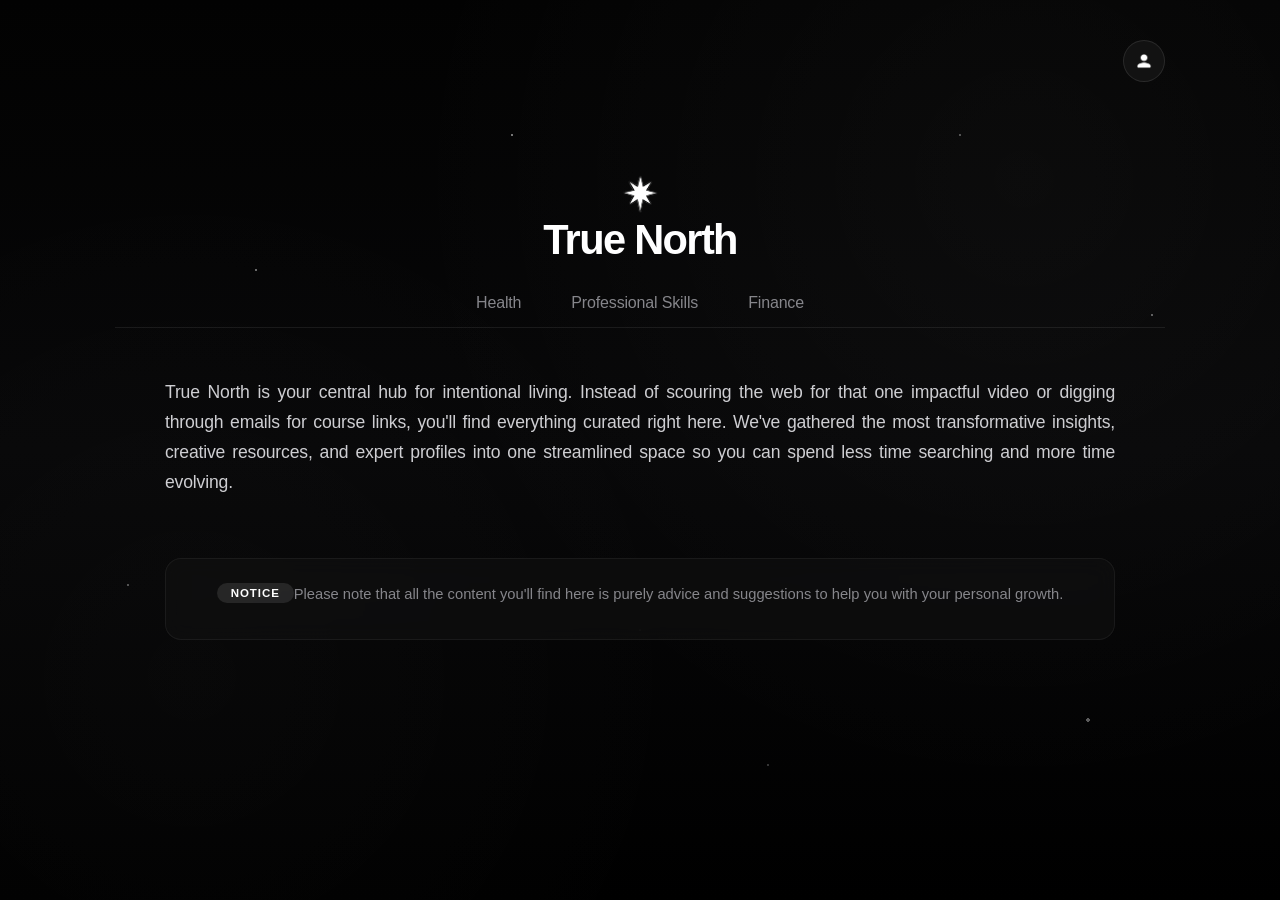
<file: index.html>
<!DOCTYPE html>
<html lang="es">
<head>
    <meta charset="UTF-8">
    <title>True North - Inicio</title>
    <link rel="stylesheet" href="style.css">
</head>
<body>

    <header>
        <header>
    <a href="User.html" class="corner-btn left-btn" title="Ir al Inicio">
        <img src="Photos/user.png" alt="Icono Izquierdo">
    </a>

    
</header>
    </header>

    <main>
       <section class="logo-section">
    <img src="Photos/vintage star.png" alt="True North Star" class="star-icon">
    <h1><a href="index.html" class="brand-link">True North</a></h1>
</section>

        <nav>
            <ul>
                <!-- ENLACES CORREGIDOS AQUÍ -->
                <li><a href="health.html">Health</a></li>
                <li><a href="professional-skills.html">Professional Skills</a></li>
                <li><a href="finance.html">Finance</a></li>
            </ul>
        </nav>

        <section>
            <p class="content-text">
                True North is your central hub for intentional living. Instead of scouring the web for that one impactful video or digging through emails for course links, you'll find everything curated right here. We've gathered the most transformative insights, creative resources, and expert profiles into one streamlined space so you can spend less time searching and more time evolving.
            </p>
        </section>

        <section class="announcement-box">
            <span class="announcement-badge">Notice</span>
            <p class="welcome-text">Please note that all the content you'll find here is purely advice and suggestions to help you with your personal growth.</p>
        </section>
    </main>

</body>
</html>
    </main>

</body>
</html>
</file>
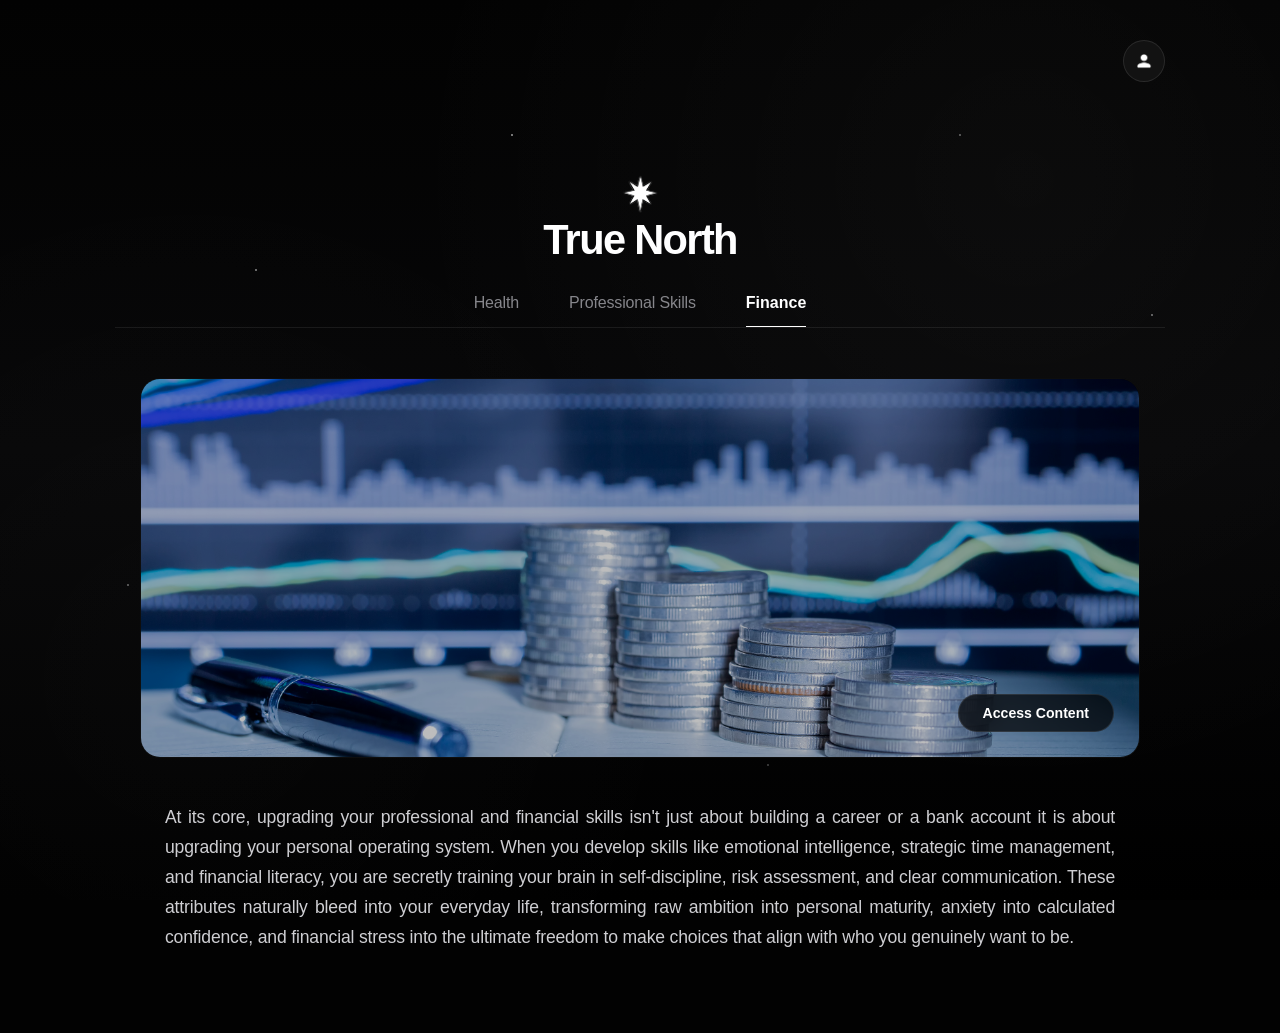
<file: finance.html>
<!DOCTYPE html>
<html lang="es">
<head>
    <meta charset="UTF-8">
    <title>True North - Finance</title>
    <!-- Vinculación al archivo CSS único -->
    <link rel="stylesheet" href="style.css">
</head>
<body>

    <header>
        <header>
    <a href="User.html" class="corner-btn left-btn" title="Ir al Inicio">
        <img src="Photos/user.png" alt="Icono Izquierdo">
    </a>



    
</header>
    </header>

    <main>
        <section class="logo-section">
    <img src="Photos/vintage star.png" alt="True North Star" class="star-icon">
    <h1><a href="index.html" class="brand-link">True North</a></h1>
</section>

        <nav>
            <ul>
                <li><a href="health.html">Health</a></li>
                <li><a href="professional-skills.html">Professional Skills</a></li>
                <li><strong>Finance</strong></li>
            </ul>
        </nav>

        <!-- Busca esta sección en tus páginas y añade el span con el texto -->
<!-- Busca esta sección en tus páginas y añade el span con el texto -->
        <section>
            <!-- CAMBIAR EL href="index.html" POR EL NOMBRE DE LA PÁGINA DE CONTENIDOS -->
            <a href="finance content.html" class="image-button">
                <img src="Photos/finance.jpg" alt="Cosas de dinero" class="hero-image">
                <span class="hover-text">Access Content</span>
            </a>
        </section>

        <section>
            <p class="content-text">
                At its core, upgrading your professional and financial skills isn't just about building a career or a bank account it is about upgrading your personal operating system. When you develop skills like emotional intelligence, strategic time management, and financial literacy, you are secretly training your brain in self-discipline, risk assessment, and clear communication. These attributes naturally bleed into your everyday life, transforming raw ambition into personal maturity, anxiety into calculated confidence, and financial stress into the ultimate freedom to make choices that align with who you genuinely want to be.
            </p>
        </section>
    </main>

    <script>
    document.querySelectorAll('.rectangle-button, .circle-button').forEach(element => {
        element.addEventListener('click', () => {
            let clicks = parseInt(localStorage.getItem('tn_clicks_finance') || '0');
            localStorage.setItem('tn_clicks_finance', clicks + 1);
        });
    });
</script>

</body>
</html>
</file>
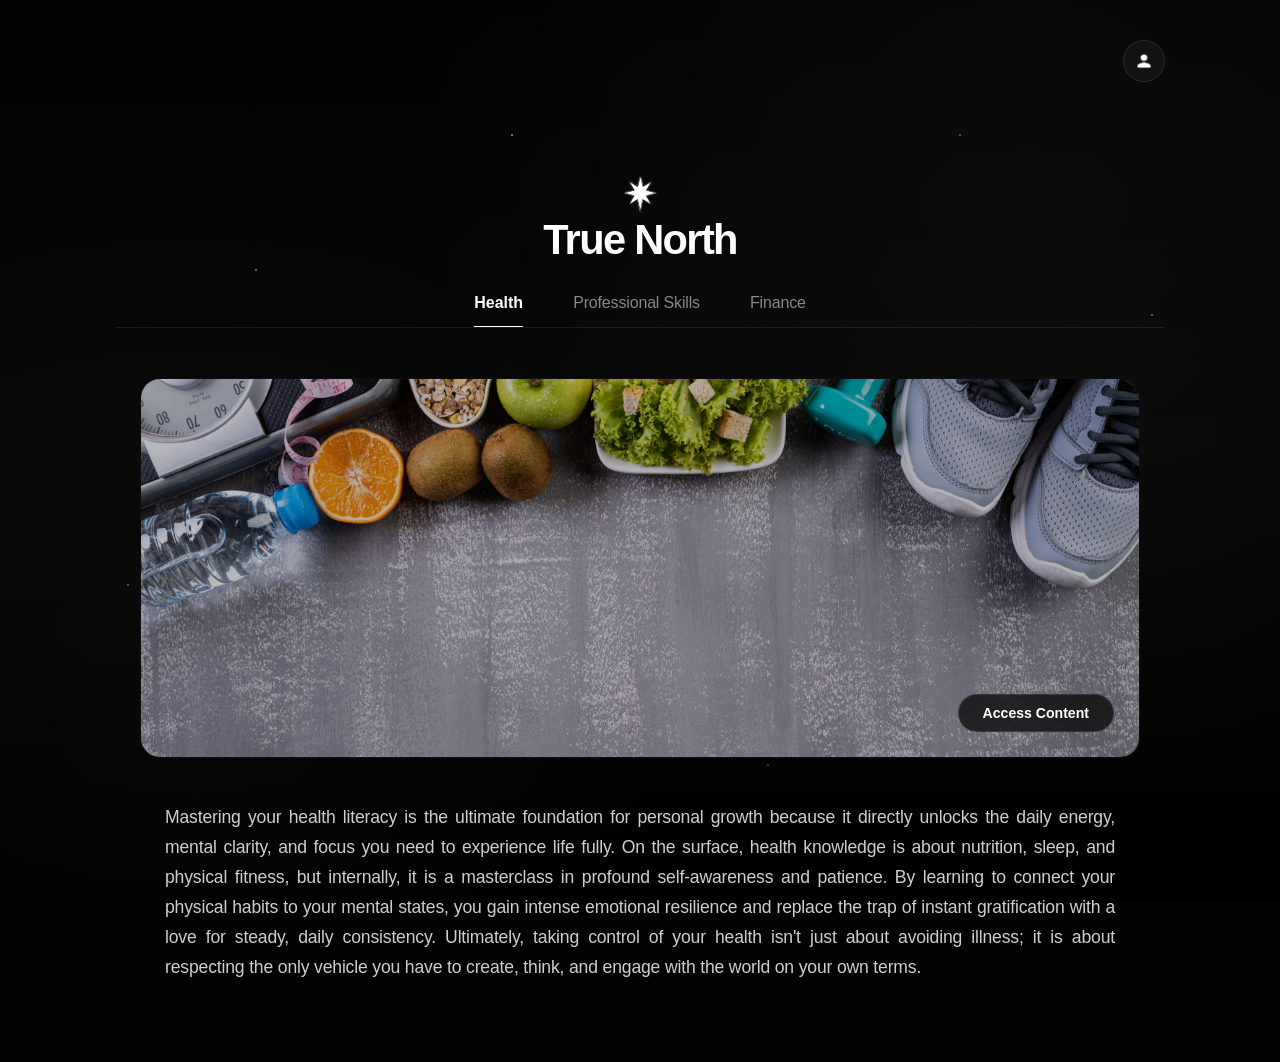
<file: health.html>
<!DOCTYPE html>
<html lang="es">
<head>
    <meta charset="UTF-8">
    <title>True North - Health</title>
    <!-- Vinculación al archivo CSS único -->
    <link rel="stylesheet" href="style.css">
</head>
<body>

    <header>
       <header>
    <a href="User.html" class="corner-btn left-btn" title="Ir al Inicio">
        <img src="Photos/user.png" alt="Icono Izquierdo">
    </a>


</header>
    </header>

    <main>
        <section class="logo-section">
    <img src="Photos/vintage star.png" alt="True North Star" class="star-icon">
    <h1><a href="index.html" class="brand-link">True North</a></h1>
</section>

        <nav>
            <ul>
                <li><strong>Health</strong></li>
                <li><a href="professional-skills.html">Professional Skills</a></li>
                <li><a href="finance.html">Finance</a></li>
            </ul>
        </nav>

        <!-- Busca esta sección en tus páginas y añade el span con el texto -->
<section>
    <a href="health content.html" class="image-button">
        <img src="Photos/healthy.jpg" alt="Cosas de salud" class="hero-image">
        <span class="hover-text">Access Content</span>
    </a>
</section>

        <section>
            <p class="content-text">
                Mastering your health literacy is the ultimate foundation for personal growth because it directly unlocks the daily energy, mental clarity, and focus you need to experience life fully. On the surface, health knowledge is about nutrition, sleep, and physical fitness, but internally, it is a masterclass in profound self-awareness and patience. By learning to connect your physical habits to your mental states, you gain intense emotional resilience and replace the trap of instant gratification with a love for steady, daily consistency. Ultimately, taking control of your health isn't just about avoiding illness; it is about respecting the only vehicle you have to create, think, and engage with the world on your own terms.
            </p>
        </section>
    </main>

    <script>
    document.querySelectorAll('.rectangle-button, .circle-button').forEach(element => {
        element.addEventListener('click', () => {
            let clicks = parseInt(localStorage.getItem('tn_clicks_health') || '0');
            localStorage.setItem('tn_clicks_health', clicks + 1);
        });
    });
</script>

</body>
</html>
</file>
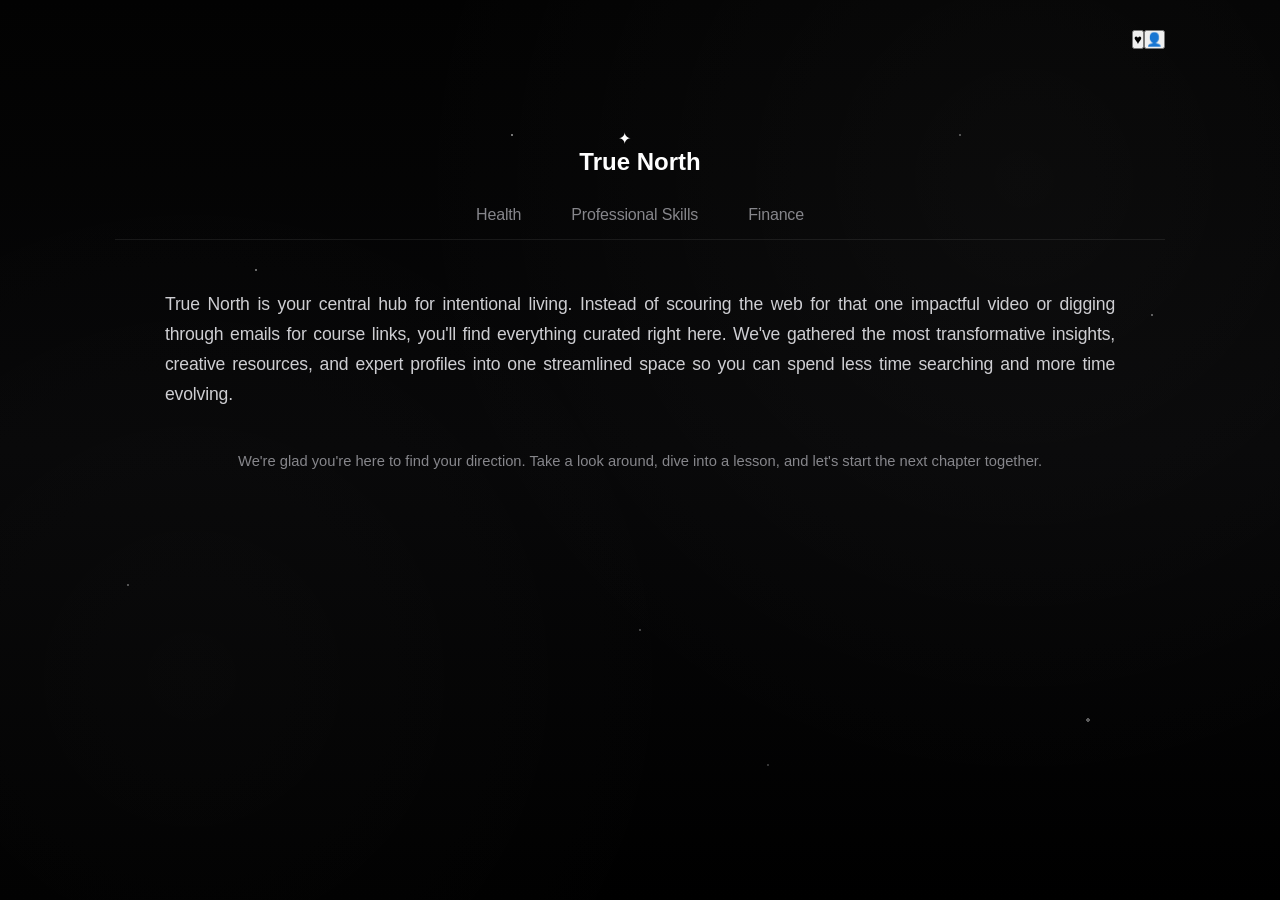
<file: index.html.html>
<!DOCTYPE html>
<html lang="es">
<head>
    <meta charset="UTF-8">
    <title>True North - Inicio</title>
    <link rel="stylesheet" href="style.css">
</head>
<body>

    <header>
        <button type="button">♥</button>
        <button type="button">👤</button>
    </header>

    <main>
        <section class="logo-section">
            <p class="star-icon">✦</p>
            <h1>True North</h1>
        </section>

        <nav>
            <ul>
                <li><a href="health.html">Health</a></li>
                <li><a href="professional-skills.html">Professional Skills</a></li>
                <li><a href="finance.html">Finance</a></li>
            </ul>
        </nav>

        <section>
            <p class="content-text">
                True North is your central hub for intentional living. Instead of scouring the web for that one impactful video or digging through emails for course links, you'll find everything curated right here. We've gathered the most transformative insights, creative resources, and expert profiles into one streamlined space so you can spend less time searching and more time evolving.
            </p>
        </section>

        <section>
            <p class="welcome-text">We're glad you're here to find your direction. Take a look around, dive into a lesson, and let's start the next chapter together.</p>
        </section>
    </main>

</body>
</html>
</file>
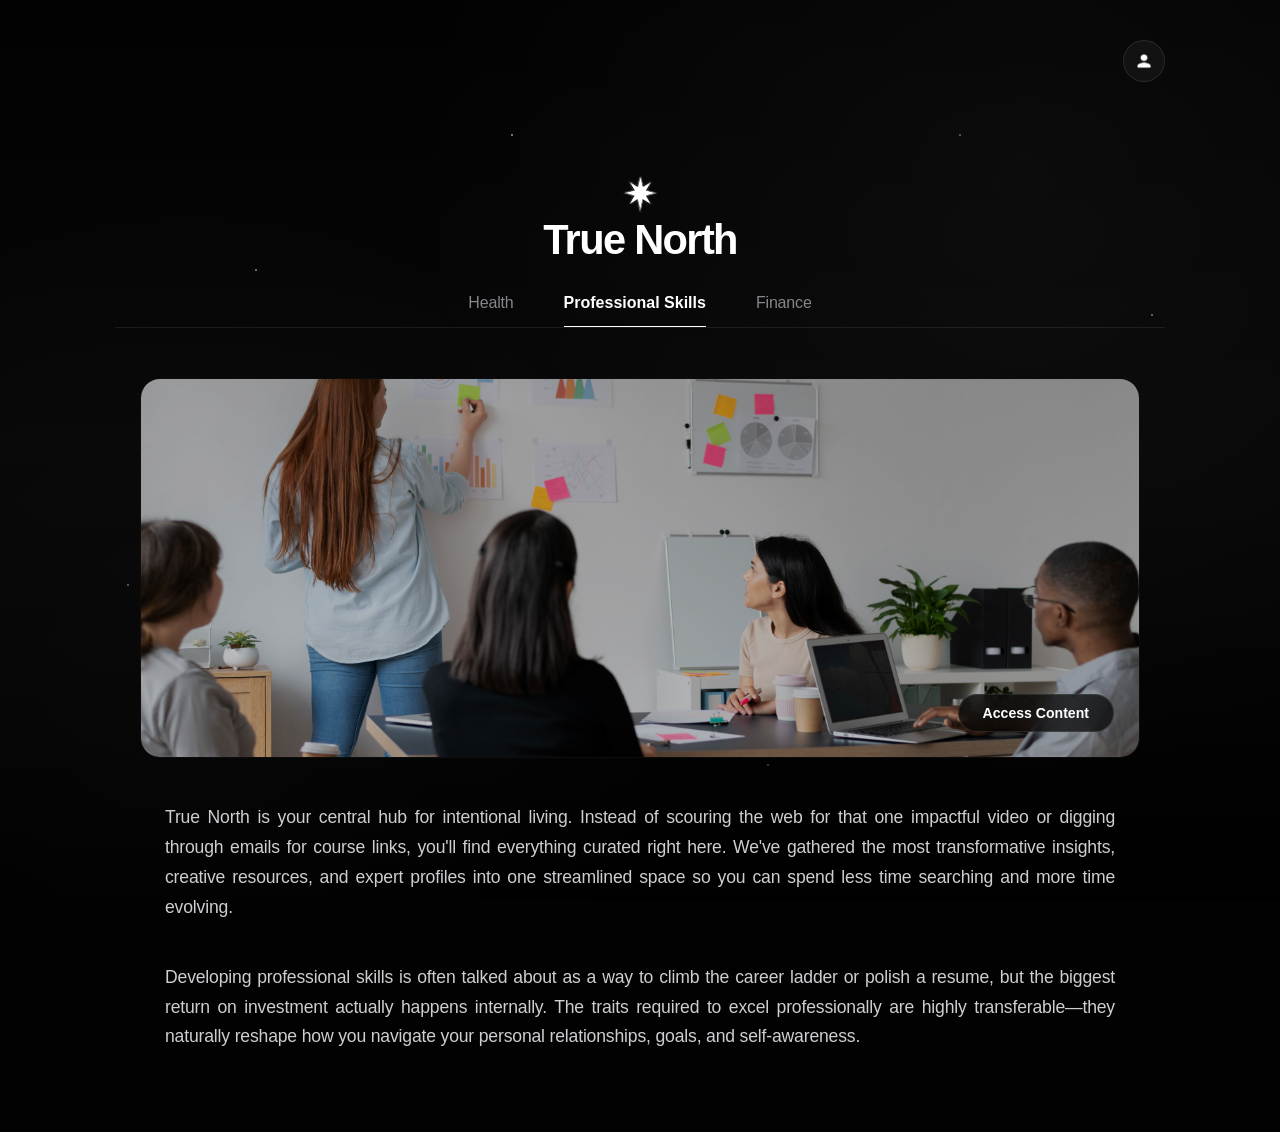
<file: professional-skills.html>
<!DOCTYPE html>
<html lang="es">
<head>
    <meta charset="UTF-8">
    <title>True North - Professional Skills</title>
    <link rel="stylesheet" href="style.css">
</head>
<body>

    <header>
        <header>
    <a href="User.html" class="corner-btn left-btn" title="Ir al Inicio">
        <img src="Photos/user.png" alt="Icono Izquierdo">
    </a>

  

    
</header>
    </header>

    <main>
        <section class="logo-section">
    <img src="Photos/vintage star.png" alt="True North Star" class="star-icon">
    <h1><a href="index.html" class="brand-link">True North</a></h1>
</section>

        <!-- MENU CORREGIDO AQUÍ -->
        <nav>
            <ul>
                <li><a href="health.html">Health</a></li>
                <li><strong>Professional Skills</strong></li>
                <li><a href="finance.html">Finance</a></li>
            </ul>
        </nav>

       <!-- Busca esta sección en tus páginas y añade el span con el texto -->
<section>
    <a href="professional skills content.html" class="image-button">
        <img src="Photos/classroom.jpg" alt="Cosas de dinero" class="hero-image">
        <span class="hover-text">Access Content</span>
    </a>
</section>

        <section>
            <p class="content-text">
                True North is your central hub for intentional living. Instead of scouring the web for that one impactful video or digging through emails for course links, you'll find everything curated right here. We've gathered the most transformative insights, creative resources, and expert profiles into one streamlined space so you can spend less time searching and more time evolving.
            </p>
        </section>
    <section>
            <p class="content-text">
                Developing professional skills is often talked about as a way to climb the career ladder or polish a resume, but the biggest return on investment actually happens internally. The traits required to excel professionally are highly transferable—they naturally reshape how you navigate your personal relationships, goals, and self-awareness.
            </p>
        </section>
    </main>

    <script>
    document.querySelectorAll('.rectangle-button, .circle-button').forEach(element => {
        element.addEventListener('click', () => {
            // Corregido: Ahora usa la clave 'tn_clicks_skills' en lugar de health
            let clicks = parseInt(localStorage.getItem('tn_clicks_skills') || '0');
            localStorage.setItem('tn_clicks_skills', clicks + 1);
        });
    });
</script>

</body>
</html>
</file>
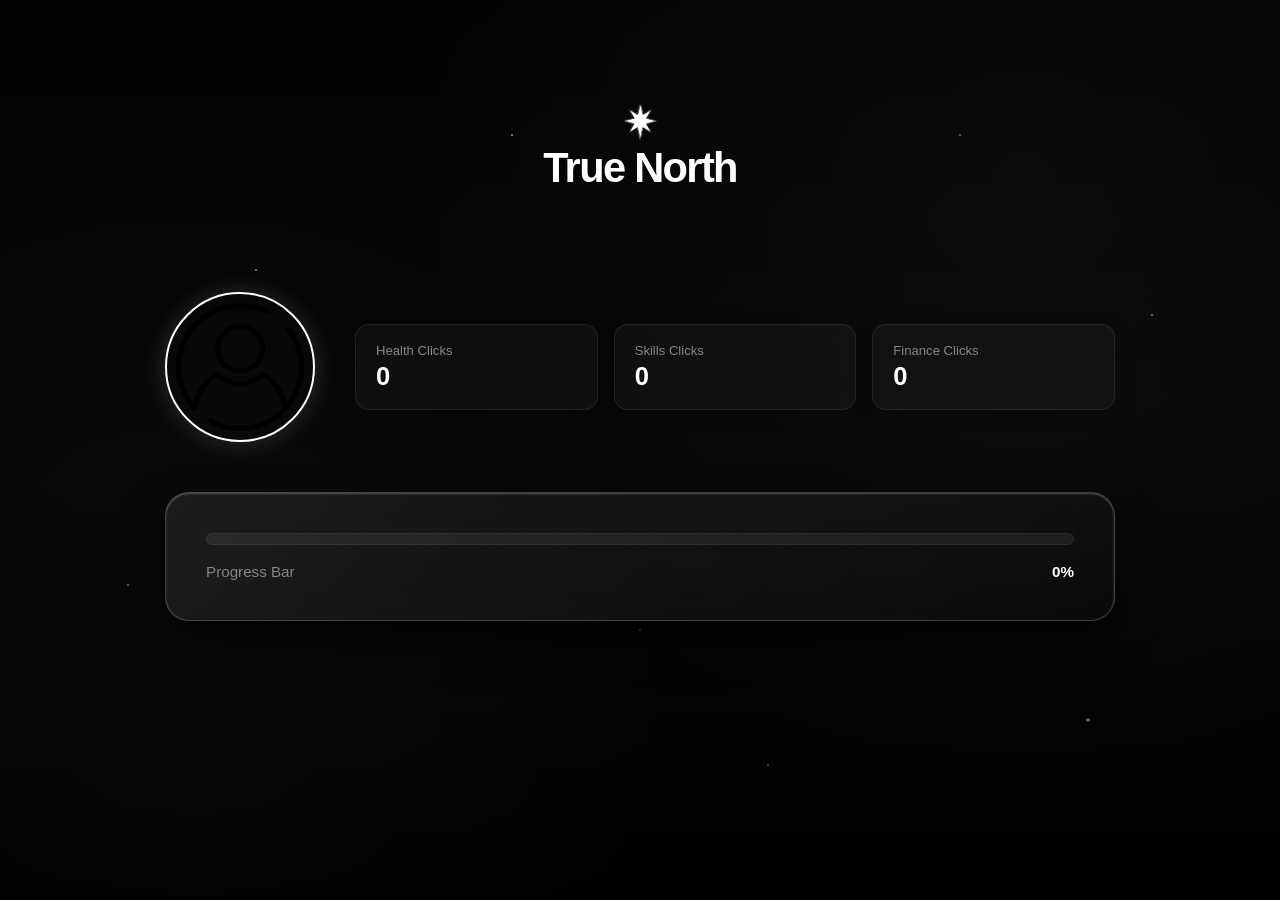
<file: User.html>
<!DOCTYPE html>
<html lang="es">
<head>
    <meta charset="UTF-8">
    <title>True North - Panel de Usuario</title>
    <link rel="stylesheet" href="style.css">
</head>
<body>

    <header class="user-page-header">
        <section class="logo-section">
            <img src="Photos/vintage star.png" alt="True North Star" class="star-icon">
            <h1><a href="index.html" class="brand-link">True North</a></h1>
        </section>
    </header>

    <main>
        <div class="user-avatar-container">
            <div id="avatar-button" class="user-avatar-circle" style="--bg-image: url('Photos/user icon.png');"></div>
            <input type="file" id="avatar-input" accept="image/*" style="display: none;">

            <div class="category-counters">
                <div class="category-stat">Health Clicks <span id="clicks-health">0</span></div>
                <div class="category-stat">Skills Clicks <span id="clicks-skills">0</span></div>
                <div class="category-stat">Finance Clicks <span id="clicks-finance">0</span></div>
            </div>
        </div>

        <section class="liquid-glass-progress-container">
            <div class="liquid-glass-track">
                <div id="liquid-progress-fill" class="liquid-glass-fill">
                    <div class="liquid-glare"></div> </div>
            </div>
            
            <div class="progress-header">
                <span class="progress-title">Progress Bar</span>
                <span id="progress-percentage-text" class="progress-badge">0%</span>
            </div>
        </section>
    </main>

<script>
    document.addEventListener("DOMContentLoaded", function() {
        // 1. Cargar contadores individuales desde localStorage (¡CLAVES CORREGIDAS!)
        const clicksHealth = parseInt(localStorage.getItem('tn_clicks_health') || '0');
        const clicksSkills = parseInt(localStorage.getItem('tn_clicks_skills') || '0'); // <-- ¡CORREGIDO AQUÍ! Ahora lee la clave correcta de skills
        const clicksFinance = parseInt(localStorage.getItem('tn_clicks_finance') || '0');

        // Asignar los valores a los cuadros independientes correspondientes
        document.getElementById('clicks-health').textContent = clicksHealth;
        document.getElementById('clicks-skills').textContent = clicksSkills;
        document.getElementById('clicks-finance').textContent = clicksFinance;

        // 2. Lógica de cálculo de la Barra de Progreso Mínima/Máxima
        const totalClicks = clicksHealth + clicksSkills + clicksFinance;
        const maxClicksTarget = 30; // Tu meta de clicks original
        
        // Calcular porcentaje asegurando que no pase del 100%
        let percentage = Math.min(Math.round((totalClicks / maxClicksTarget) * 100), 100);

        // 3. ACTUALIZACIÓN DE LA BARRA VISUAL (Diseño Premium Apple)
        const progressFill = document.getElementById('liquid-progress-fill');
        const percentageText = document.getElementById('progress-percentage-text');

        if (progressFill && percentageText) {
            // Animación fluida al cargar la página
            setTimeout(() => {
                progressFill.style.width = percentage + '%';
                percentageText.textContent = percentage + '%';
            }, 150);
        }

        // 4. Lógica de persistencia de la Foto de Perfil (Avatar)
        const avatarInput = document.getElementById('avatar-input');
        const avatarButton = document.getElementById('avatar-button');

        const savedAvatar = localStorage.getItem('user_avatar');
        if (savedAvatar && avatarButton) {
            avatarButton.style.setProperty('--bg-image', `url(${savedAvatar})`);
        }

        if (avatarButton && avatarInput) {
            avatarButton.addEventListener('click', function() {
                avatarInput.click();
            });

            avatarInput.addEventListener('change', function(e) {
                const file = e.target.files[0];
                if (file) {
                    const reader = new FileReader();
                    reader.onload = function(event) {
                        const base64Image = event.target.result;
                        avatarButton.style.setProperty('--bg-image', `url(${base64Image})`);
                        localStorage.setItem('user_avatar', base64Image);
                    };
                    reader.readAsDataURL(file);
                }
            });
        }
    });
    </script>
</body>
</html>
</file>
<file: style.css>
/* ==========================================================================
   TRUE NORTH - ESTÉTICA PREMIUM MINIMALISTA MONOCROMÁTICA DEIFINITIVA
   ========================================================================== */

/* --- Estilos Generales y Tipografía Minimalista --- */
* {
    box-sizing: border-box;
    margin: 0;
    padding: 0;
}

/* ==========================================================================
   BODY CONFIGURADO CON ESTRELLAS TITILANTES ORGÁNICAS
   ========================================================================== */
body {
    font-family: -apple-system, BlinkMacSystemFont, "SF Pro Display", "SF Pro Text", "Helvetica Neue", Arial, sans-serif;
    font-style: normal;
    font-weight: 400;
    color: #ffffff;
    min-height: 100vh;
    padding: 20px;
    display: flex;
    flex-direction: column;
    align-items: center;
    position: relative;
    overflow-x: hidden;
    -webkit-font-smoothing: antialiased;

    /* Fondo base: Nebulosas ultra-tenues y degradado profundo */
    background-color: #020202;
    background-image: 
        radial-gradient(circle at 80% 20%, rgba(255, 255, 255, 0.03) 0%, rgba(0, 0, 0, 0) 50%),
        radial-gradient(circle at 15% 75%, rgba(255, 255, 255, 0.02) 0%, rgba(0, 0, 0, 0) 40%),
        linear-gradient(to bottom, #020202 0%, #070708 50%, #000000 100%);
    background-attachment: fixed;
}

/* Capa de Estrellas Grupo A (Brillo constante y un par de destellos lentos) */
body::before {
    content: "";
    position: fixed;
    top: 0; left: 0; right: 0; bottom: 0;
    z-index: -2;
    pointer-events: none;
    background-image: 
        radial-gradient(1.5px 1.5px at 20% 30%, rgba(255, 255, 255, 0.4) 100%, transparent),
        radial-gradient(1px 1px at 75% 15%, rgba(255, 255, 255, 0.3) 100%, transparent),
        radial-gradient(1px 1px at 50% 70%, rgba(255, 255, 255, 0.25) 100%, transparent),
        radial-gradient(2px 2px at 85% 80%, rgba(255, 255, 255, 0.35) 100%, transparent);
    
    /* Animación cíclica muy suave y lenta */
    animation: spaceTwinkleA 8s infinite ease-in-out;
}

/* Capa de Estrellas Grupo B (Titileo rápido e independiente) */
body::after {
    content: "";
    position: fixed;
    top: 0; left: 0; right: 0; bottom: 0;
    z-index: -1;
    pointer-events: none;
    background-image: 
        radial-gradient(1px 1px at 10% 65%, rgba(255, 255, 255, 0.3) 100%, transparent),
        radial-gradient(1.5px 1.5px at 40% 15%, rgba(255, 255, 255, 0.45) 100%, transparent),
        radial-gradient(1px 1px at 60% 85%, rgba(255, 255, 255, 0.2) 100%, transparent),
        radial-gradient(1.5px 1.5px at 90% 35%, rgba(255, 255, 255, 0.35) 100%, transparent);
    
    /* Animación con tiempos y ritmo diferentes para romper la simetría */
    animation: spaceTwinkleB 11s infinite ease-in-out;
}

/* --- ANIMACIONES DE TITILEO (EFECTO RELAJANTE) --- */

@keyframes spaceTwinkleA {
    0%, 100% { opacity: 0.8; }
    40% { opacity: 0.4; }
    45% { opacity: 0.9; } /* Un destello ligero y vuelve a bajar */
    80% { opacity: 0.6; }
}

@keyframes spaceTwinkleB {
    0%, 100% { opacity: 0.5; }
    30% { opacity: 0.9; } /* Destella en otro punto del tiempo */
    65% { opacity: 0.2; } /* Casi desaparece de forma sutil */
    90% { opacity: 0.7; }
}
/* --- Contenedor Principal Ampliado (Ancho Cinemático) --- */
main {
    width: 100%;
    max-width: 1050px; 
    padding: 20px 0;
    display: flex;
    flex-direction: column;
    align-items: center;
    animation: appleFadeIn 0.8s cubic-bezier(0.25, 1, 0.5, 1) forwards;
}

@keyframes appleFadeIn {
    from { opacity: 0; transform: translateY(15px); }
    to { opacity: 1; transform: translateY(0); }
}

/* --- Cabeceras Globales --- */
header {
    width: 100%;
    max-width: 1050px;
    display: flex;
    justify-content: flex-end;
    padding: 10px 0;
}

.split-header {
    width: 100%;
    display: flex;
    justify-content: space-between;
    align-items: center;
}

/* --- Concepto True North: Logotipo y Estrella Guía --- */
.logo-section {
    display: flex;
    flex-direction: column;
    align-items: center;
    margin-top: 50px;
    margin-bottom: 30px;
    width: 100%;
}

.star-icon {
    width: 44px;
    height: auto;
    filter: brightness(0) invert(1);
    transition: transform 0.7s cubic-bezier(0.25, 1, 0.5, 1), filter 0.4s ease;
}

.logo-section:hover .star-icon {
    transform: rotate(90deg) scale(1.05);
    filter: brightness(0) invert(1) drop-shadow(0 0 12px rgba(255, 255, 255, 0.5));
}

.brand-link {
    color: #ffffff;
    text-decoration: none;
    font-size: 2.6rem;
    font-weight: 700;
    letter-spacing: -0.04em;
    margin-top: 10px;
    transition: opacity 0.3s ease;
}

.brand-link:hover {
    opacity: 0.85;
}

/* --- Menú de Navegación Abierto y Extendido --- */
nav {
    margin-bottom: 50px;
    width: 100%;
}

nav ul {
    list-style: none;
    display: flex;
    justify-content: center;
    gap: 50px; 
    border-bottom: 1px solid rgba(255, 255, 255, 0.08);
    padding-bottom: 15px;
}

nav a {
    color: #86868b;
    text-decoration: none;
    font-size: 1rem;
    font-weight: 500;
    letter-spacing: -0.01em;
    transition: color 0.4s cubic-bezier(0.25, 1, 0.5, 1);
}

nav a:hover {
    color: #ffffff;
}

nav strong {
    color: #ffffff;
    font-size: 1rem;
    font-weight: 600;
    position: relative;
}

nav strong::after {
    content: '';
    position: absolute;
    bottom: -16px;
    left: 0;
    width: 100%;
    height: 1.5px;
    background-color: #ffffff;
}

/* --- Textos de Introducción Más Abiertos y Extendidos --- */
.content-text {
    text-align: justify;
    line-height: 1.7;
    font-size: 1.1rem;
    color: #ceced2;
    width: 100%;
    max-width: 950px; 
    margin-bottom: 40px;
    letter-spacing: -0.01em;
}

/* --- Caja de Anuncio de la Página Principal --- */
.announcement-box {
    background-color: rgba(18, 18, 18, 0.6);
    border: 1px solid rgba(255, 255, 255, 0.06);
    border-radius: 16px;
    padding: 24px;
    text-align: center;
    width: 100%;
    max-width: 950px;
    margin-top: 20px;
    backdrop-filter: blur(10px);
    -webkit-backdrop-filter: blur(10px);
}

.announcement-badge {
    background-color: rgba(255, 255, 255, 0.1);
    color: #ffffff;
    padding: 4px 14px;
    border-radius: 20px;
    font-size: 0.72rem;
    font-weight: 600;
    text-transform: uppercase;
    letter-spacing: 0.08em;
    display: inline-block;
    margin-bottom: 12px;
}

.welcome-text {
    font-size: 0.92rem;
    color: #86868b;
    line-height: 1.6;
}

/* --- Botón de Imagen de Sección Principal (Largo y Estilizado) --- */
.image-button {
    display: block;
    position: relative;
    width: 100%;
    max-width: 1000px; 
    height: 380px; 
    border-radius: 20px;
    overflow: hidden;
    margin-bottom: 45px;
    border: 1px solid rgba(255, 255, 255, 0.05);
    background-color: #000000;
    transition: transform 0.6s cubic-bezier(0.25, 1, 0.5, 1), border-color 0.6s ease;
}

.hero-image {
    width: 100%;
    height: 100%;
    display: block;
    object-fit: cover; 
    opacity: 0.75;
    transition: transform 0.8s cubic-bezier(0.25, 1, 0.5, 1), opacity 0.8s ease;
}

.image-button:hover {
    transform: scale(1.005);
    border-color: rgba(255, 255, 255, 0.15);
}

.image-button:hover .hero-image {
    transform: scale(1.02);
    opacity: 0.9;
}

.hover-text {
    position: absolute;
    bottom: 25px;
    right: 25px;
    background: rgba(0, 0, 0, 0.7);
    color: #ffffff;
    padding: 10px 24px;
    border-radius: 30px;
    font-weight: 600;
    font-size: 0.88rem;
    backdrop-filter: blur(12px);
    -webkit-backdrop-filter: blur(12px);
    border: 1px solid rgba(255, 255, 255, 0.1);
    transition: background 0.4s ease, color 0.4s ease;
}

.image-button:hover .hover-text {
    background: #ffffff;
    color: #000000;
}

/* ==========================================================================
   ESTILOS DE LAS PÁGINAS DE CONTENIDO (SHOWCASE / SECCIONES)
   ========================================================================== */

.showcase-container {
    align-items: flex-start;
}

.star-icon-nav {
    width: 28px;
    height: auto;
    filter: brightness(0) invert(1);
    transition: transform 0.4s cubic-bezier(0.25, 1, 0.5, 1);
}

.logo-star-btn:hover .star-icon-nav {
    transform: scale(1.08);
}

.section-title-courses {
    font-size: 1.8rem;
    font-weight: 700;
    margin-bottom: 24px;
    letter-spacing: -0.03em;
    align-self: flex-start;
}

/* Contenedor de Scroll Horizontal */
.horizontal-scroll-wrapper {
    display: flex;
    gap: 24px;
    overflow-x: auto;
    width: 100%;
    padding-bottom: 15px;
    margin-bottom: 50px;
}

/* Tarjetas de Cursos */
.card-item {
    flex: 0 0 280px;
    border-radius: 16px;
    overflow: hidden;
    background-color: #121212;
    border: 1px solid rgba(255, 255, 255, 0.08);
    transition: transform 0.5s cubic-bezier(0.25, 1, 0.5, 1), border-color 0.5s ease;
}

.card-item:hover {
    transform: translateY(-4px);
    border-color: rgba(255, 255, 255, 0.25);
}

.rectangle-button {
    display: block;
    height: 160px;
    background-image: var(--bg-image);
    background-size: cover;
    background-position: center;
    position: relative;
    text-decoration: none;
}

.rectangle-button::before {
    content: '';
    position: absolute;
    top: 0; left: 0; right: 0; bottom: 0;
    background: rgba(0, 0, 0, 0.45); 
    backdrop-filter: blur(2px);    
    -webkit-backdrop-filter: blur(2px);
    transition: opacity 0.4s ease;
    z-index: 1;
}

.rectangle-button:hover::before {
    background: rgba(0, 0, 0, 0.3); 
}

/* Palabras más arriba y centradas en el cuadro */
.card-inner {
    position: absolute;
    top: 0; 
    left: 0;
    width: 100%;
    height: 100%; 
    padding: 20px;
    display: flex;
    justify-content: center; 
    align-items: flex-start;  
    text-align: center;
    color: #ffffff;
    font-size: 1rem;
    font-weight: 600;
    letter-spacing: -0.01em;
    z-index: 2; 
    background: transparent; 
    padding-top: 25px; 
}

/* Grid de Redes Sociales */
.social-grid {
    display: grid;
    grid-template-columns: repeat(auto-fill, minmax(230px, 1fr));
    gap: 24px;
    width: 100%;
    margin-bottom: 50px;
}

.social-item {
    display: flex;
    align-items: center;
    background-color: #121212;
    border: 1px solid rgba(255, 255, 255, 0.08);
    border-radius: 16px;
    padding: 14px 18px;
    gap: 15px;
    transition: border-color 0.4s ease, transform 0.4s cubic-bezier(0.25, 1, 0.5, 1);
}

.social-item:hover {
    border-color: rgba(255, 255, 255, 0.2);
}

.circle-button {
    width: 52px;
    height: 52px;
    border-radius: 50%;
    background-image: var(--bg-image);
    background-size: cover;
    background-position: center;
    flex-shrink: 0;
    position: relative;
    overflow: hidden;
    border: 1px solid rgba(255, 255, 255, 0.1);
}

.circle-button::before {
    content: '';
    position: absolute;
    top: 0; left: 0; right: 0; bottom: 0;
    background: rgba(0, 0, 0, 0.25);
    backdrop-filter: blur(1px);
    -webkit-backdrop-filter: blur(1px);
    z-index: 1;
}

.circle-inner-bg {
    width: 100%;
    height: 100%;
    display: flex;
    justify-content: center;
    align-items: center;
    position: relative;
    z-index: 2;
}

.social-icon {
    width: 18px;
    height: 18px;
    filter: brightness(0) invert(1);
}

.social-info {
    display: flex;
    flex-direction: column;
}

.social-platform {
    font-size: 0.78rem;
    color: #86868b;
}

.social-handle {
    font-size: 0.92rem;
    font-weight: 600;
    color: #ffffff;
}

/* Textos de contenido justificados a la izquierda dentro de cuadros */
.showcase-container .content-text {
    text-align: left; 
    padding: 25px;
    background: rgba(18, 18, 18, 0.4);
    border: 1px solid rgba(255, 255, 255, 0.05);
    border-radius: 16px;
    font-size: 1.05rem;
    line-height: 1.7;
    width: 100%;
    max-width: 1000px; 
}

body > main > section {
    width: 100%;
    display: flex;
    justify-content: center;
}

/* ==========================================================================
   PÁGINA DE USUARIO FIJADA (FLEXBOX SEGURO - SIN ABSOLUTES)
   ========================================================================== */

/* Centrado perfecto del Logo en la Cabecera de Usuario */
.user-page-header {
    width: 100%;
    display: flex;
    justify-content: center; 
    padding: 30px 0 10px 0;
}

/* Reutiliza el comportamiento y escala global de la sección del logo */
.user-page-header .logo-section {
    margin-top: 50px;
    margin-bottom: 30px;
    width: 100%;
}

/* --- BLOQUE CONTENEDOR DEL AVATAR Y LOS RECTÁNGULOS --- */
.user-avatar-container {
    display: flex !important;
    flex-direction: row !important;
    justify-content: flex-start !important;
    align-items: center !important; /* Centrado vertical perfecto mutuo */
    gap: 40px !important;
    width: 100% !important;
    max-width: 950px !important;
    margin: 40px 0 30px 0 !important;
}

/* Círculo de Avatar a la Izquierda */
.user-avatar-circle {
    width: 150px !important;
    height: 150px !important;
    border-radius: 50% !important;
    flex-shrink: 0 !important;
    background-image: var(--bg-image);
    background-size: cover;
    background-position: center;
    background-repeat: no-repeat;
    border: 2px solid #ffffff !important;
    box-shadow: 0 0 25px rgba(255, 255, 255, 0.15) !important;
    transition: transform 0.4s cubic-bezier(0.25, 1, 0.5, 1);
    cursor: pointer;
}

.user-avatar-circle:hover {
    transform: scale(1.02);
}

/* --- CONTENEDOR DE CONTADORES (SISTEMA GRID AUTO-AJUSTABLE) --- */
.category-counters {
    display: grid !important;
    grid-template-columns: repeat(auto-fit, minmax(180px, 1fr)) !important;
    gap: 16px !important;
    flex-grow: 1 !important; /* Toma de forma limpia todo el espacio restante derecho */
    margin: 0 !important;
    padding: 0 !important;
    background: transparent !important;
    border: none !important;
}

/* Estilo de los Rectángulos Etéreos Independientes */
.category-stat {
    display: flex !important;
    flex-direction: column !important;
    justify-content: center !important;
    align-items: flex-start !important;
    padding: 18px 20px !important;
    border-radius: 14px !important;
    color: #86868b !important;
    font-size: 0.82rem !important;
    font-weight: 500 !important;
    transition: background 0.3s ease, border-color 0.3s ease, transform 0.3s ease;

    /* Estética Etérea de Cristal Pulido Fino */
    background: rgba(255, 255, 255, 0.03) !important;
    border: 1px solid rgba(255, 255, 255, 0.08) !important;
    backdrop-filter: blur(10px) !important;
    -webkit-backdrop-filter: blur(10px) !important;
    box-shadow: 0 4px 20px rgba(0, 0, 0, 0.2) !important;
}

.category-stat:hover {
    background: rgba(255, 255, 255, 0.06) !important;
    border-color: rgba(255, 255, 255, 0.2) !important;
    transform: translateY(-2px);
}

.category-stat span {
    font-size: 1.6rem !important;
    font-weight: 600 !important;
    color: #ffffff !important;
    margin-top: 4px !important;
    letter-spacing: -0.02em !important;
}

/* --- BARRA DE PROGRESO PREMIUM INFERIOR (REAJUSTADA Y VISIBLE) --- */
.liquid-glass-progress-container {
    width: 100% !important;
    max-width: 950px !important;
    margin: 20px 0 40px 0 !important;
    padding: 40px !important;
    border-radius: 24px !important;
    display: flex !important;
    flex-direction: column !important; /* Alineación vertical interna */
    
    /* Estilo de Vidrio Esmerilado de Alto Brillo */
    background: linear-gradient(135deg, rgba(255, 255, 255, 0.08) 0%, rgba(255, 255, 255, 0.02) 100%) !important;
    border: 1px solid rgba(255, 255, 255, 0.2) !important; 
    box-shadow: 0 20px 40px rgba(0, 0, 0, 0.7), inset 0 1px 2px rgba(255, 255, 255, 0.25) !important;
    backdrop-filter: blur(20px) !important;
    -webkit-backdrop-filter: blur(20px) !important;
}

/* La línea física de progreso en la parte superior del contenedor */
.liquid-glass-track {
    width: 100% !important;
    height: 12px !important; /* Más robusta y grande */
    background-color: rgba(255, 255, 255, 0.07) !important;
    border-radius: 20px !important;
    overflow: hidden !important;
    position: relative !important;
    border: 1px solid rgba(255, 255, 255, 0.05) !important;
    margin-bottom: 18px !important; /* Espaciado directo con la info de abajo */
}

.liquid-glass-fill {
    height: 100% !important;
    background: linear-gradient(90deg, #ffffff 0%, #f5f5f7 100%) !important; 
    width: 0%; 
    border-radius: 20px !important;
    position: relative !important;
    transition: width 0.9s cubic-bezier(0.25, 1, 0.5, 1) !important;
}

.liquid-glare {
    position: absolute !important;
    top: 0; left: 0; right: 0; bottom: 0;
    background: linear-gradient(rgba(255, 255, 255, 0.3), transparent) !important;
}

/* Los Textos de información abajo de la barra física */
.progress-header {
    display: flex !important;
    justify-content: space-between !important;
    width: 100% !important;
    font-size: 0.95rem !important;
}

.progress-title {
    color: #86868b !important; 
    font-weight: 500 !important;
}

.progress-badge {
    color: #ffffff !important;
    font-weight: 600 !important;
}

/* Botones Auxiliares */
.corner-btn {
    display: flex;
    align-items: center;
    justify-content: center;
    width: 42px;
    height: 42px;
    border-radius: 50%;
    background-color: #121212;
    border: 1px solid rgba(255, 255, 255, 0.1);
    transition: background-color 0.3s ease, border-color 0.3s ease;
}

.corner-btn:hover {
    background-color: #1e1e1f;
    border-color: rgba(255, 255, 255, 0.3);
}

.corner-btn img {
    width: 16px;
    height: 16px;
    filter: brightness(0) invert(1);
}
</file>
